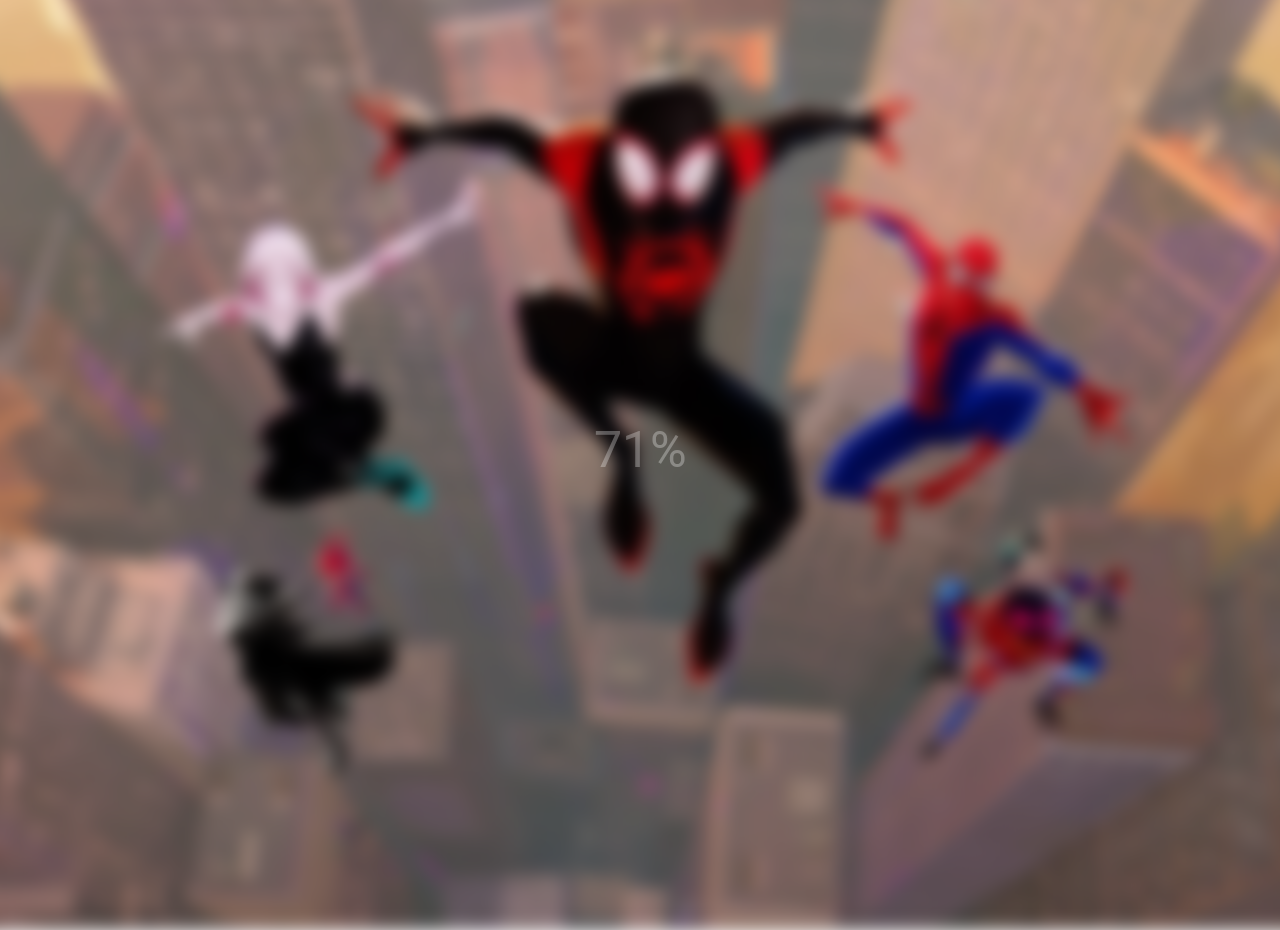
<file: blurry-loading-screen/index.html>
<!DOCTYPE html>
<html lang="en">
  <head>
    <meta charset="UTF-8" />
    <meta name="viewport" content="width=device-width, initial-scale=1.0" />
    <link rel="stylesheet" href="style.css" />
    <title>Blurry Loading</title>
  </head>
  <body onload="imgSound.play()">
    <section class="bg"  ></section>
    <div class="loading-text" >0%</div>
    <script src="script.js"></script>
  </body>
</html>
</file>
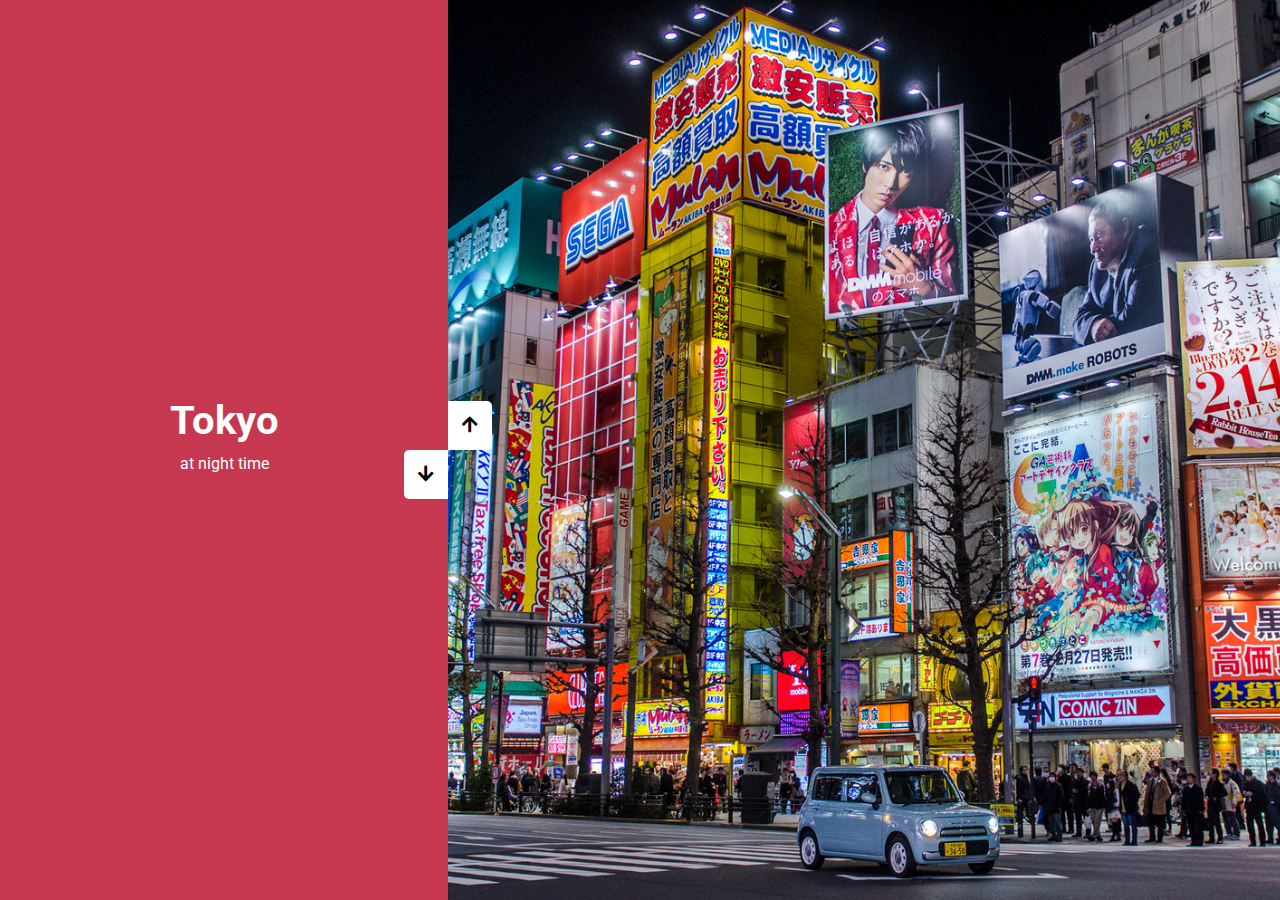
<file: vertical-slider/index.html>
<!DOCTYPE html>
<html lang="en">
  <head>
    <meta charset="UTF-8" />
    <meta name="viewport" content="width=device-width, initial-scale=1.0" />
    <link rel="stylesheet" href="style.css" />
    <link rel="stylesheet" href="https://cdnjs.cloudflare.com/ajax/libs/font-awesome/5.15.4/css/all.min.css" integrity="sha512-1ycn6IcaQQ40/MKBW2W4Rhis/DbILU74C1vSrLJxCq57o941Ym01SwNsOMqvEBFlcgUa6xLiPY/NS5R+E6ztJQ==" crossorigin="anonymous" referrerpolicy="no-referrer" />
    <title>Vertical Slider</title>
  </head>
  <body>
    <div class="slider-container">
      <div class="left-slide">
        <div style="background-color: #8a4791;">
          <h1>Toronto</h1>
          <p>at dawn</p>
        </div>
        <div style="background-color: #2A86BA;">
          <h1>London</h1>
          <p>at daytime</p>
        </div>
        <div style="background-color: #252E33;">
          <h1>Los Angles</h1>
          <p>at afternoon</p>
        </div>
        <div style="background-color: #c53850;">
          <h1>Tokyo</h1>
          <p>at night time</p>
        </div>
      </div>
      <div class="right-slide">
        <div style="background-image: url(media/tokyo.jpg);"></div>
        <div style="background-image: url(media/la.jpg);"></div>
        <div style="background-image: url(media/london.jpg);"></div>
        <div style="background-image: url(media/toronto.jpg);"></div>
      </div>
      <div class="action-buttons">
        <button class="down-button">
          <i onmousedown="btnSound.play()" class="fas fa-arrow-down"></i>
        </button>
        <button class="up-button">
          <i onmousedown="btnSound.play()" class="fas fa-arrow-up"></i>
        </button>
      </div>
    </div>
    <script src="script.js"></script>
  </body>
</html>
</file>
<file: blurry-loading-screen/style.css>
@import url('https://fonts.googleapis.com/css2?family=Roboto:wght@400;700&display=swap');

* {
  box-sizing: border-box;
}

body {
  font-family: 'Roboto', sans-serif;
  display: flex;
  /* flex-direction: column; */
  align-items: center;
  justify-content: center;
  height: 100vh;
  overflow: hidden;
  margin: 0;
}

.bg{
  background: url('media/spiderverse.jpg') no-repeat center center/cover;
  position: absolute;
  top: -30px;
  left: -30px;
  width: calc(100vw + 60px);
  height: calc(100vh + 60px);
  z-index: -1;
  filter: blur(30px);
}

.loading-text{
  font-size: 50px;
  color: white;
}
</file>
<file: vertical-slider/style.css>
@import url('https://fonts.googleapis.com/css2?family=Roboto:wght@400;700&display=swap');

* {
  box-sizing: border-box;
  margin: 0;
  padding: 0;
}

body {
  font-family: 'Roboto', sans-serif;
  height: 100vh;
}

.slider-container{
  position: relative;
  overflow: hidden;
  width: 100vw;
  height: 100vh;
}

.left-slide{
  height: 100%;
  width: 35%;
  position: absolute;
  top: 0;
  left: 0;
}

.left-slide > div{
  height: 100%;
  width: 100%;
  display: flex;
  flex-direction: column;
  align-items: center;
  justify-content: center;
  color: white;
}

.left-slide h1{
  font-size: 40px;
  margin-bottom: 10px;
  margin-top: -30px;
}

.right-slide{
  height: 100%;
  position: absolute;
  top: 0;
  left: 35%;
  width: 65%;
}

.right-slide > div{
  background-repeat: no-repeat;
  background-size: cover;
  background-position: center center;
  height: 100%;
  width: 100%;
} 

button{
  background-color:white;
  border: none;
  color: black;
  font-size: 18px;
  padding: 14px;
  cursor: pointer;
}

button:hover{
  color: rgb(110, 106, 106);
}

.slider-container .action-buttons button{
  position: absolute;
  left: 35%;
  top: 50%;
  z-index: 100;
}

.slider-container .action-buttons .down-button{
  transform: translateX(-100%);
  border-top-left-radius: 5px;
  border-bottom-left-radius: 5px;
}

.slider-container .action-buttons .up-button{
  transform: translateY(-100%);
  border-top-right-radius: 5px;
  border-bottom-right-radius: 5px;
}
</file>
